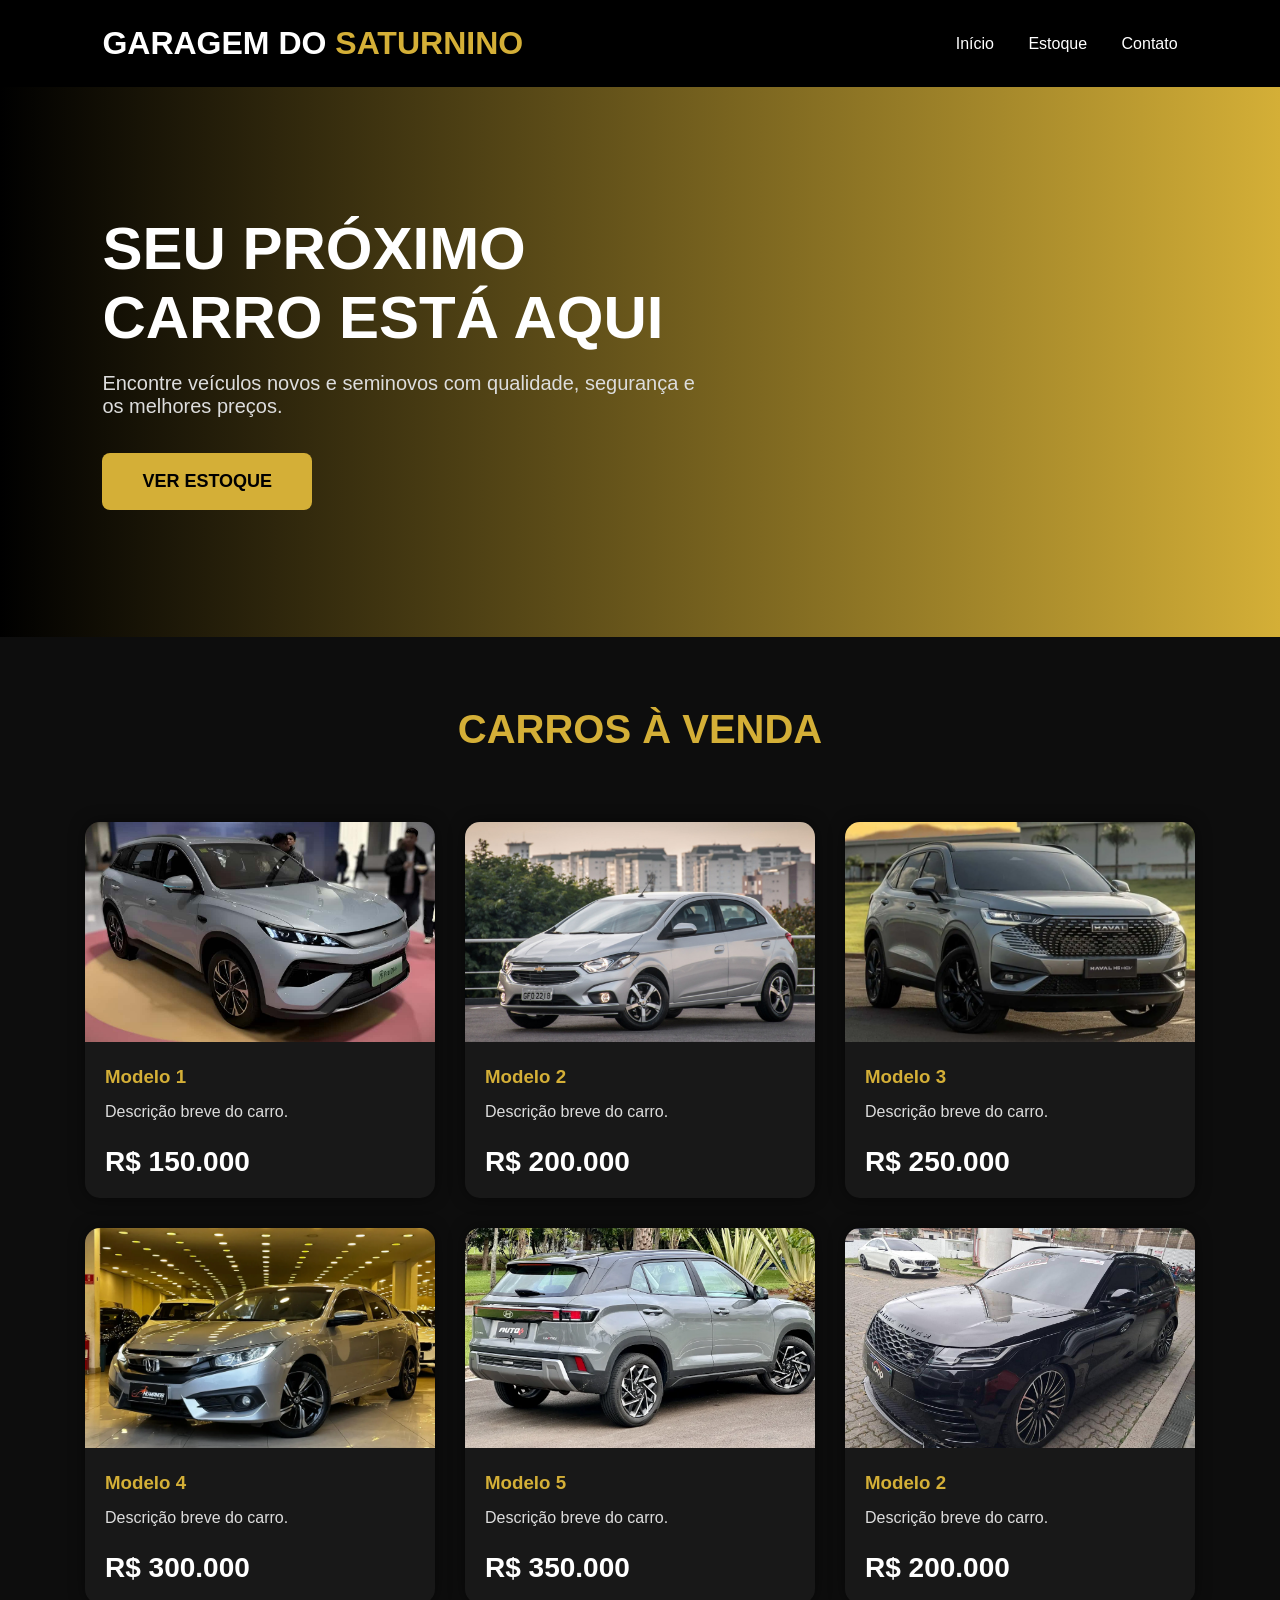
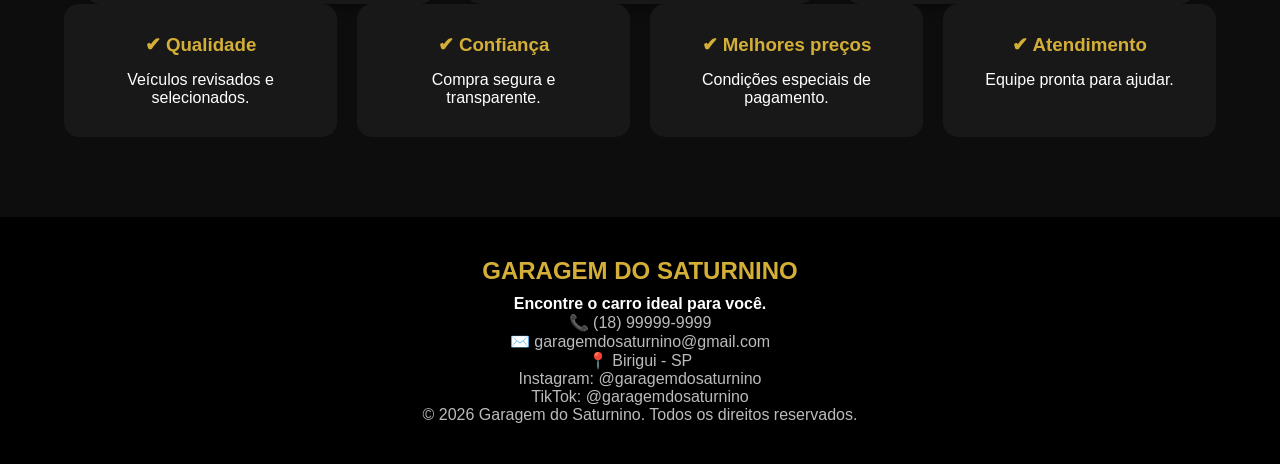
<file: index.html>
<!DOCTYPE html>
<html lang="pt-BR">

<head>
    <meta charset="UTF-8">
    <meta name="viewport" content="width=device-width, initial-scale=1.0">
    <title>Garagem do Saturnino</title>
    <link rel="stylesheet" href="css/estilo.css">

</head>

<body>

<header>

    <div class="logo">
        <h1>GARAGEM DO <span>SATURNINO</span></h1>
    </div>

    <nav>
        <a href="#">Início</a>
        <a href="#estoque">Estoque</a>
        <a href="#contato">Contato</a>
    </nav>

</header>

<section class="banner">

    <div class="texto">

        <h2>SEU PRÓXIMO CARRO ESTÁ AQUI</h2>

        <p>
            Encontre veículos novos e seminovos com qualidade,
            segurança e os melhores preços.
        </p>

        <a href="#estoque" class="botao-banner">VER ESTOQUE</a>

    </div>

</section>

<h2 class="titulo">CARROS À VENDA</h2>

<section id="estoque" class="carros">

<section class="carros">
    <!-- 3 elementos em cima -->
    <div class="carros-cima">
        <div class="card">
            <img src="img/byd-song-pro---china.jpg" alt="Carro 1">
            <h3>Modelo 1</h3>
            <p>Descrição breve do carro.</p>
            <h4>R$ 150.000</h4>
         
        </div>
        <div class="card">
            <img src="img/chevrolet-onix-2019.jpg" alt="Carro 2">
            <h3>Modelo 2</h3>
            <p>Descrição breve do carro.</p>
            <h4>R$ 200.000</h4>
         
        </div>
        <div class="card">
            <img src="img/haval-h6-hev-2023.webp" alt="Carro 3">
            <h3>Modelo 3</h3>
            <p>Descrição breve do carro.</p>
            <h4>R$ 250.000</h4>
   
        </div>
    </div>

    <!-- 3 elementos embaixo (centralizados) -->
    <div class="carros-baixo">
        <div class="card">
            <img src="img/Honda-Civic-EX-01.webp" alt="Carro 4">
            <h3>Modelo 4</h3>
            <p>Descrição breve do carro.</p>
            <h4>R$ 300.000</h4>
            
        </div>
        <div class="card">
            <img src="img/Hyundai-Creta-Ultimate-11-jpg.webp" alt="Carro 5">
            <h3>Modelo 5</h3>
            <p>Descrição breve do carro.</p>
            <h4>R$ 350.000</h4>
        
        </div>
         <div class="card">
            <img src="img/land-rover-range-rover-velar-3-0-v6-p380-gasolina-r-dynamic-hse-automatico-frente-motorista-0d996095.jpg" alt="Carro 2">
            <h3>Modelo 2</h3>
            <p>Descrição breve do carro.</p>
            <h4>R$ 200.000</h4>
         
        </div>
    </div>
</section>


</div>

</section>

<section class="vantagens">

<div>

<h3>✔ Qualidade</h3>

<p>Veículos revisados e selecionados.</p>

</div>

<div>

<h3>✔ Confiança</h3>

<p>Compra segura e transparente.</p>

</div>

<div>

<h3>✔ Melhores preços</h3>

<p>Condições especiais de pagamento.</p>

</div>

<div>

<h3>✔ Atendimento</h3>

<p>Equipe pronta para ajudar.</p>

</div>

</section>

<footer id="contato">

        <div class="footer-coluna">
            <h2>GARAGEM DO SATURNINO</h2>
            <strong>Encontre o carro ideal para você.</strong>
        </div>

        <d class="footer-coluna">
            <p>📞 (18) 99999-9999</p>
            <p>✉️ garagemdosaturnino@gmail.com</p>
            <p>📍 Birigui - SP</p>
            <p>Instagram: @garagemdosaturnino</p>
            <p>TikTok: @garagemdosaturnino</p>
        </div>

    </div>

    <div class="footer-bottom">
        <p>© 2026 Garagem do Saturnino. Todos os direitos reservados.</p>
    </div>
</footer>

</body>

</html>
</file>
<file: css/estilo.css>
*{
    margin:0;
    padding:0;
    box-sizing:border-box;
    font-family:'Poppins',sans-serif;
}
html{
    scroll-behavior:smooth;
}

body{
    background:#0d0d0d;
    color:white;
}

/* Cabeçalho */

header{
    background:#000;
    display:flex;
    justify-content:space-between;
    align-items:center;
    padding:25px 8%;
    position:sticky;
    top:0;
}

.logo h1{
    color:white;
    font-size:32px;
}

.logo span{
    color:#d4af37;
}

nav a{
    color:white;
    text-decoration:none;
    margin-left:30px;
    transition:.3s;
    font-weight:500;
}

nav a:hover{
    color:#d4af37;
}

/* Banner */

.banner{
    height:550px;
   background: linear-gradient( to left, #d4af37 , black );

    background-size:cover;
    background-position:center;
    display:flex;
    align-items:center;
    padding-left:8%;
    
}

.texto{
    width:600px;
}

.texto h2{
    font-size:60px;
    margin-bottom:20px;
}

.texto p{
    font-size:20px;
    color:#ddd;
    margin-bottom:35px;
}

.texto button{
    background:#d4af37;
    color:#000;
    border:none;
    padding:18px 40px;
    border-radius:8px;
    cursor:pointer;
    font-size:18px;
    font-weight:bold;
    transition:.4s;
}

.texto button:hover{
    transform:scale(1.08);
}

/* Título */

.titulo{
    text-align:center;
    margin:70px 0;
    font-size:40px;
    color:#d4af37;
}

/* Cards */

/* Ajuste para 3 elementos em cima e 2 embaixo centralizados */
.carros {
    display: flex;
    flex-direction: column;
    align-items: center;
    gap: 30px; /* Espaçamento entre a linha de cima e a de baixo */
}

.carros-cima, .carros-baixo {
    display: flex;
    justify-content: center;
    gap: 30px; /* Espaçamento entre os cards na horizontal */
    width: 100%;
    max-width: 1200px;
    margin: 0 auto;
}

/* Garante que os cards tenham um tamanho fixo/ideal para essa grade */
.carros .card {
    width: 350px; /* Largura padrão para caber 3 perfeitamente na tela */
}

.card{
    background:#181818;
    border-radius:15px;
    overflow:hidden;
    transition:.4s;
    box-shadow:0 0 15px rgba(0,0,0,.5);
}

.card:hover{
    transform:translateY(-12px);
}

.card img{
    width:100%;
    height:220px;
    object-fit:cover;
}

.card h3{
    padding:20px 20px 10px;
    color:#d4af37;
}

.card p{
    padding:5px 20px;
    color:#ddd;
}

.card h4{
    padding:20px;
    color:#fff;
    font-size:28px;
}

.card button{
    margin:20px;
    width:calc(100% - 40px);
    height:50px;
    border:none;
    border-radius:8px;
    background:#d4af37;
    color:black;
    cursor:pointer;
    font-size:17px;
    font-weight:bold;
    transition:.3s;
}

.card button:hover{
    background:white;
}

/* Vantagens */

.vantagens{
    display:grid;
    grid-template-columns:repeat(auto-fit,minmax(220px,1fr));
    gap:20px;
    width:90%;
    margin:auto;
    margin-bottom:80px;
}

.vantagens div{
    background:#181818;
    padding:30px;
    border-radius:15px;
    text-align:center;
}

.vantagens h3{
    color:#d4af37;
    margin-bottom:15px;
}

/* Rodapé */

footer{
    background:#000;
    padding:40px;
    text-align:center;
}

footer h2{
    color:#d4af37;
    margin-bottom:10px;
}

footer p{
    color:#bbb;
}
.botao{
    display:block;
    margin:20px;
    text-align:center;
    background:#d4af37;
    color:black;
    text-decoration:none;
    padding:15px;
    border-radius:8px;
    font-weight:bold;
    transition:.3s;
}

.botao:hover{
    background:white;
}
.botao-banner{
    display:inline-block;
    background:#d4af37;
    color:black;
    text-decoration:none;
    padding:18px 40px;
    border-radius:8px;
    font-size:18px;
    font-weight:bold;
    transition:.3s;
}

.botao-banner:hover{
    transform:scale(1.08);
    background:white;
}
   .pagina-carro{
            width:90%;
            max-width:1200px;
            margin:40px auto;
            color:white;
        }

        .titulo-carro{
            text-align:center;
            color:#d4af37;
            margin-bottom:30px;
            font-size:42px;
        }

        .foto-principal img{
            width:100%;
            border-radius:15px;
        }

        .galeria{
            display:grid;
            grid-template-columns:repeat(4,1fr);
            gap:15px;
            margin:30px 0;
        }

        .galeria img{
            width:100%;
            border-radius:10px;
            height:180px;
            object-fit:cover;
        }

        .informacoes{
            background:#181818;
            padding:30px;
            border-radius:15px;
            margin-top:20px;
        }

        .informacoes h2{
            color:#d4af37;
            margin-bottom:20px;
        }

        .informacoes p{
            margin:10px 0;
            line-height:28px;
        }

        .preco{
            color:#d4af37;
            font-size:35px;
            margin-top:20px;
        }

        .lista{
            margin-top:20px;
        }

        .lista li{
            margin:10px 0;
        }

        .voltar{
            display:inline-block;
            margin-top:40px;
            text-decoration:none;
            background:#d4af37;
            color:black;
            padding:15px 30px;
            border-radius:8px;
            font-weight:bold;
        }

        .voltar:hover{
            background:white;
        }
        /* ===========================
   PÁGINAS DOS CARROS
=========================== */

.pagina-carro{
    width:90%;
    max-width:1200px;
    margin:50px auto;
    color:white;
}

.titulo-carro{
    text-align:center;
    color:#d4af37;
    font-size:42px;
    margin-bottom:30px;
}

.foto-principal img{
    width:100%;
    border-radius:15px;
    box-shadow:0 0 15px rgba(0,0,0,.5);
}

.galeria{
    display:grid;
    grid-template-columns:repeat(auto-fit,minmax(220px,1fr));
    gap:20px;
    margin:35px 0;
}

.galeria img{
    width:100%;
    height:180px;
    object-fit:cover;
    border-radius:10px;
    transition:0.3s;
    cursor:pointer;
}

.galeria img:hover{
    transform:scale(1.05);
}

.informacoes{
    background:#181818;
    padding:35px;
    border-radius:15px;
    box-shadow:0 0 15px rgba(0,0,0,.4);
}

.informacoes h2{
    color:#d4af37;
    margin:25px 0 15px;
}

.informacoes p{
    color:#ddd;
    line-height:1.8;
    margin-bottom:10px;
}

.preco{
    color:#d4af37;
    font-size:36px;
    font-weight:bold;
    margin:25px 0;
}

.lista{
    margin-left:20px;
}

.lista li{
    margin:10px 0;
    color:#ddd;
}

.voltar{
    display:inline-block;
    margin-top:35px;
    background:#d4af37;
    color:black;
    text-decoration:none;
    padding:15px 30px;
    border-radius:8px;
    font-weight:bold;
    transition:0.3s;
}

.voltar:hover{
    background:white;
}

@media (max-width:768px){

    .titulo-carro{
        font-size:30px;
    }

    .foto-principal img{
        height:auto;
    }

    .galeria{
        grid-template-columns:1fr;
    }

    .galeria img{
        height:220px;
    }

    .informacoes{
        padding:20px;
    }

    .preco{
        font-size:28px;
    }

}
</file>
